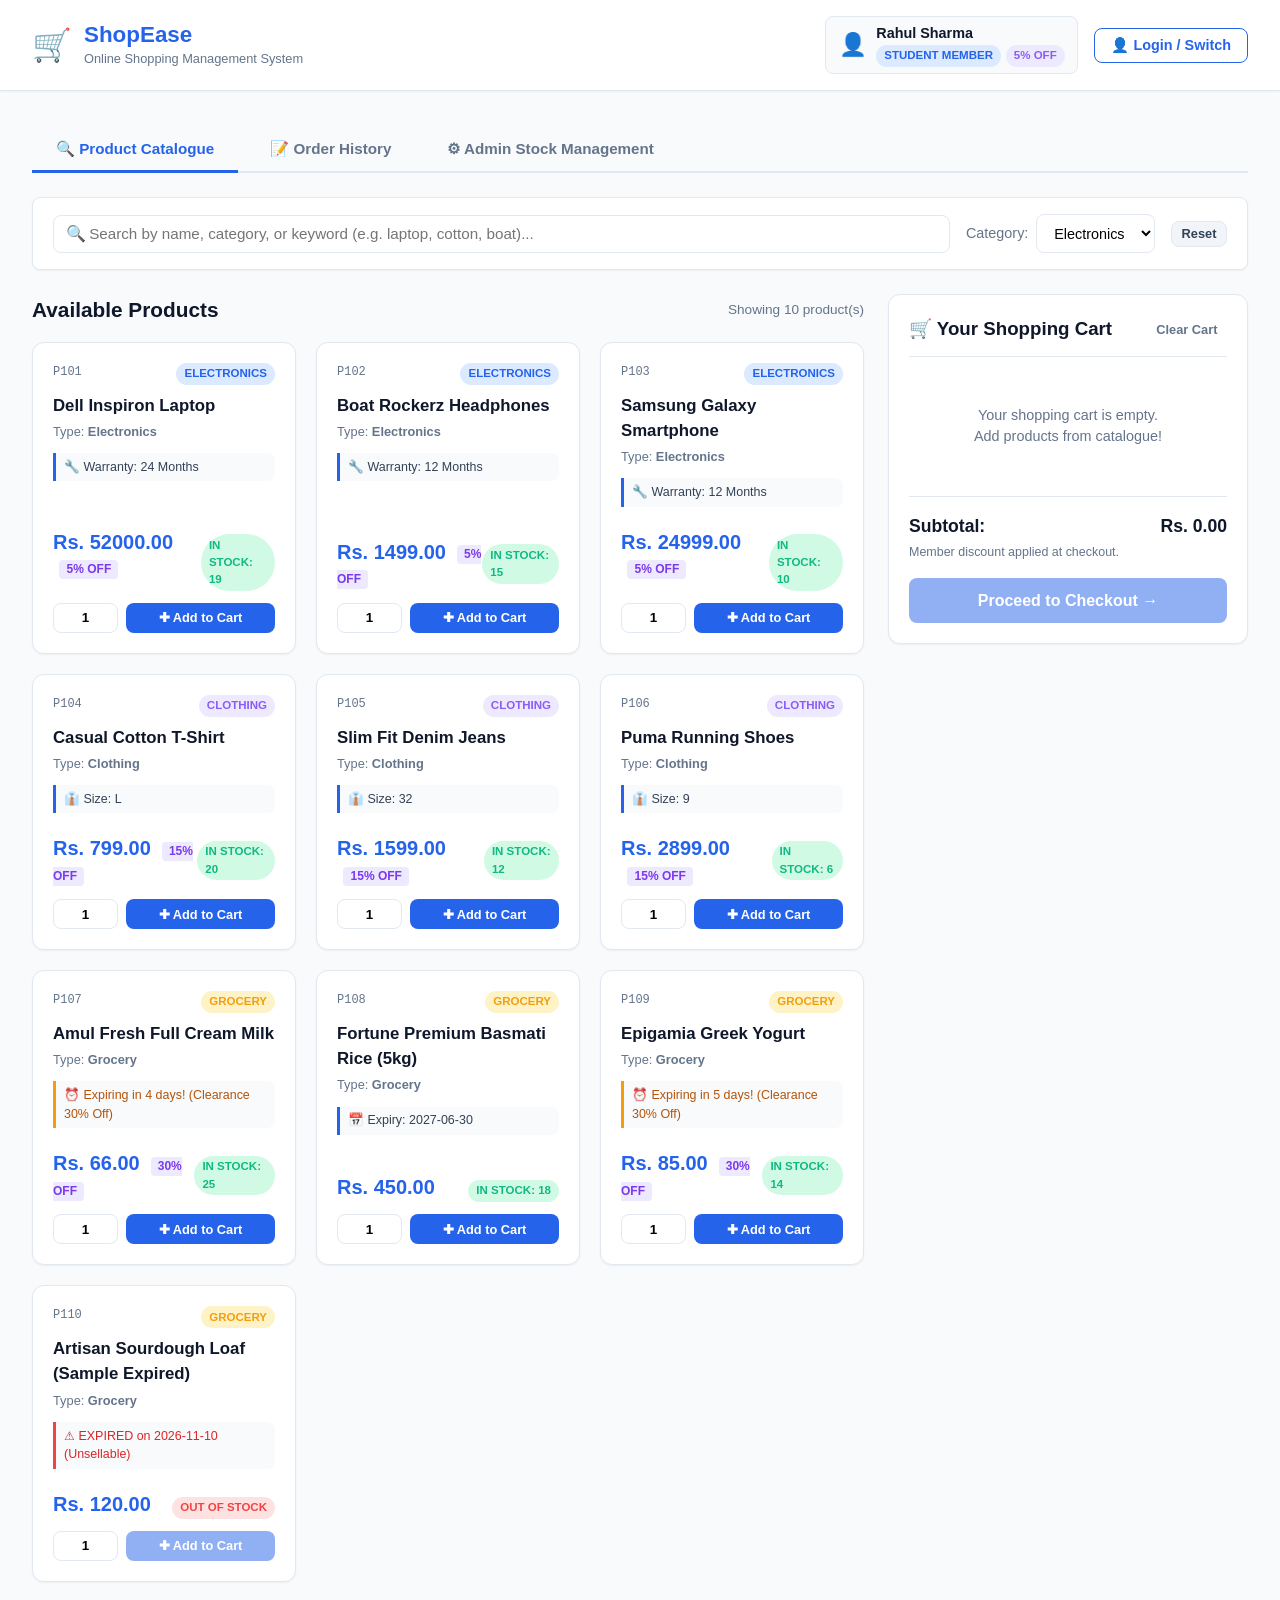
<file: index.html>
﻿<!DOCTYPE html>
<html lang="en">
<!-- Owner: Member 6 (UI Layout) and Member 2 (Customer Profile UI) -->
<head>
    <meta charset="UTF-8">
    <meta name="viewport" content="width=device-width, initial-scale=1.0">
    <title>ShopEase - Online Shopping Management System</title>
    <link rel="stylesheet" href="style.css">
    <script src="mock-backend.js"></script>
</head>
<body>

    <!-- TOP NAVIGATION BAR -->
    <header class="navbar">
        <div class="nav-brand">
            <span class="logo-icon">&#128722;</span>
            <div>
                <h1>ShopEase</h1>
                <p class="subtitle">Online Shopping Management System</p>
            </div>
        </div>

        <!-- ACTIVE CUSTOMER PROFILE BADGE -->
        <div class="nav-user">
            <div class="user-card" id="userCard">
                <span class="user-icon">&#128100;</span>
                <div class="user-details">
                    <div class="user-name" id="currentCustomerName">Rahul Sharma</div>
                    <div class="user-meta">
                        <span class="badge badge-member" id="currentCustomerType">Student Member</span>
                        <span class="badge badge-discount" id="currentCustomerDiscount">5% Off</span>
                    </div>
                </div>
            </div>
            <button class="btn btn-outline" id="btnSwitchUser" onclick="openCustomerModal()">&#128100; Login / Switch</button>
            <button class="btn btn-cart-toggle" onclick="toggleCartDrawer()">
                &#128722; Cart <span class="cart-count-badge" id="cartCountBadge">0</span>
            </button>
        </div>
    </header>

    <!-- LIVE NOTIFICATION / ERROR ALERT BANNER (For Viva Demos) -->
    <div class="alert-container" id="alertContainer">
        <div class="alert alert-error" id="errorAlert" style="display: none;">
            <span class="alert-icon">&#9888;</span>
            <span class="alert-msg" id="errorMessage">Error text</span>
            <button class="alert-close" onclick="dismissAlert('errorAlert')">&times;</button>
        </div>
        <div class="alert alert-success" id="successAlert" style="display: none;">
            <span class="alert-icon">&#10004;</span>
            <span class="alert-msg" id="successMessage">Success text</span>
            <button class="alert-close" onclick="dismissAlert('successAlert')">&times;</button>
        </div>
    </div>

    <!-- MAIN APP CONTAINER -->
    <main class="main-container">

        <!-- TAB NAVIGATION -->
        <nav class="tabs-nav">
            <button class="tab-btn active" id="tabCatalogBtn" onclick="switchTab('catalog')">
                &#128269; Product Catalogue
            </button>
            <button class="tab-btn" id="tabOrdersBtn" onclick="switchTab('orders')">
                &#128221; Order History
            </button>
            <button class="tab-btn" id="tabAdminBtn" onclick="switchTab('admin')">
                &#9881; Admin Stock Management
            </button>
        </nav>

        <!-- =================================================================== -->
        <!-- TAB 1: PRODUCT CATALOGUE & CART VIEW -->
        <!-- =================================================================== -->
        <section class="tab-content active" id="tabCatalog">
            <!-- SEARCH AND FILTER CONTROLS BAR -->
            <div class="filter-bar">
                <div class="search-input-wrapper">
                    <span class="search-icon">&#128269;</span>
                    <input type="text" id="searchInput" placeholder="Search by name, category, or keyword (e.g. laptop, cotton, boat)..." oninput="handleSearch()">
                </div>
                <div class="category-select-wrapper">
                    <label for="categoryFilter">Category:</label>
                    <select id="categoryFilter" onchange="handleSearch()">
                        <option value="All">All Categories</option>
                    </select>
                </div>
                <button class="btn btn-secondary btn-sm" onclick="resetFilters()">Reset</button>
            </div>

            <!-- LAYOUT: CATALOG GRID + CART PANEL -->
            <div class="catalog-layout">
                <!-- PRODUCT CARDS GRID -->
                <div class="products-section">
                    <div class="section-header">
                        <h2>Available Products</h2>
                        <span class="results-count" id="resultsCount">Loading products...</span>
                    </div>
                    <div class="products-grid" id="productsGrid">
                        <!-- Rendered dynamically by app.js -->
                    </div>
                </div>

                <!-- CART SIDEBAR PANEL -->
                <aside class="cart-panel" id="cartPanel">
                    <div class="cart-header">
                        <h3>&#128722; Your Shopping Cart</h3>
                        <button class="btn btn-text btn-sm" onclick="clearCart()">Clear Cart</button>
                    </div>

                    <div class="cart-items" id="cartItemsContainer">
                        <!-- Rendered dynamically by app.js -->
                        <div class="empty-cart-msg">Your cart is empty. Add products to get started!</div>
                    </div>

                    <div class="cart-footer">
                        <div class="summary-line">
                            <span>Subtotal:</span>
                            <span class="price-val" id="cartSubtotal">Rs. 0.00</span>
                        </div>
                        <div class="summary-note" id="cartDiscountNote">
                            Member discount applied at checkout.
                        </div>
                        <button class="btn btn-primary btn-block btn-lg" id="btnCheckout" onclick="proceedToCheckout()">
                            Proceed to Checkout &rarr;
                        </button>
                    </div>
                </aside>
            </div>
        </section>

        <!-- =================================================================== -->
        <!-- TAB 2: ORDER HISTORY -->
        <!-- =================================================================== -->
        <section class="tab-content" id="tabOrders" style="display: none;">
            <div class="section-header">
                <div>
                    <h2>Customer Order History</h2>
                    <p class="section-subtitle">Showing completed orders for current active customer</p>
                </div>
                <a href="/api/export/orders.csv" class="btn btn-outline" download>
                    &#128190; Export All Orders to CSV
                </a>
            </div>

            <div class="orders-table-wrapper" id="ordersTableWrapper">
                <!-- Orders rendered dynamically by app.js -->
            </div>
        </section>

        <!-- =================================================================== -->
        <!-- TAB 3: ADMIN STOCK MANAGEMENT -->
        <!-- =================================================================== -->
        <section class="tab-content" id="tabAdmin" style="display: none;">
            <div class="section-header">
                <div>
                    <h2>Admin Inventory Replenishment</h2>
                    <p class="section-subtitle">Add stock units to existing catalogue items</p>
                </div>
            </div>

            <div class="admin-card">
                <form id="adminStockForm" onsubmit="handleAdminAddStock(event)">
                    <div class="form-group">
                        <label for="adminProductSelect">Select Product:</label>
                        <select id="adminProductSelect" required>
                            <!-- Populated dynamically -->
                        </select>
                    </div>
                    <div class="form-group">
                        <label for="adminStockQty">Stock Units to Add:</label>
                        <input type="number" id="adminStockQty" min="1" max="500" value="10" required>
                    </div>
                    <button type="submit" class="btn btn-primary">&#10010; Add Stock</button>
                </form>
            </div>
        </section>

    </main>

    <!-- =================================================================== -->
    <!-- MODAL 1: SWITCH OR REGISTER CUSTOMER -->
    <!-- =================================================================== -->
    <div class="modal-backdrop" id="customerModal" style="display: none;">
        <div class="modal-card">
            <div class="modal-header">
                <h3>Select or Register Customer</h3>
                <button class="modal-close" onclick="closeCustomerModal()">&times;</button>
            </div>
            <div class="modal-body">
                <!-- Select Existing Customer -->
                <h4>Switch Active Customer:</h4>
                <div class="customer-picker-list" id="customerPickerList">
                    <!-- Populated dynamically -->
                </div>

                <hr class="modal-divider">

                <!-- Register New Customer -->
                <h4>Register New Customer:</h4>
                <form id="registerCustomerForm" onsubmit="handleCustomerRegister(event)">
                    <div class="form-group">
                        <label for="newCustName">Full Name:</label>
                        <input type="text" id="newCustName" placeholder="e.g. Sneha Reddy" required>
                    </div>
                    <div class="form-group">
                        <label for="newCustEmail">Email Address:</label>
                        <input type="email" id="newCustEmail" placeholder="e.g. sneha@college.edu" required>
                    </div>
                    <div class="form-group">
                        <label for="newCustType">Customer Tier / Type:</label>
                        <select id="newCustType">
                            <option value="Student">Student Customer (5% Member Discount)</option>
                            <option value="Premium">Premium Customer (10% Member Discount)</option>
                            <option value="Regular">Regular Customer (0% Member Discount)</option>
                        </select>
                    </div>
                    <button type="submit" class="btn btn-primary btn-block">Register & Login</button>
                </form>
            </div>
        </div>
    </div>

    <!-- =================================================================== -->
    <!-- MODAL 2: INVOICE / RECEIPT MODAL -->
    <!-- =================================================================== -->
    <div class="modal-backdrop" id="invoiceModal" style="display: none;">
        <div class="modal-card modal-lg">
            <div class="modal-header">
                <h3>&#128196; Order Invoice & Cash Receipt</h3>
                <button class="modal-close" onclick="closeInvoiceModal()">&times;</button>
            </div>
            <div class="modal-body">
                <!-- STRUCTURED SUMMARY -->
                <div class="invoice-summary-grid" id="invoiceSummaryGrid">
                    <!-- Dynamically populated -->
                </div>

                <!-- RAW MONOSPACE ASCII INVOICE (Matching backend invoice() method) -->
                <h4>Official Tax Invoice Receipt (Backend invoice()):</h4>
                <pre class="ascii-invoice" id="asciiInvoiceText"></pre>

                <div class="modal-actions">
                    <button class="btn btn-outline" onclick="window.print()">&#128438; Print Receipt</button>
                    <button class="btn btn-primary" onclick="closeInvoiceModal()">Done</button>
                </div>
            </div>
        </div>
    </div>

        <!-- =================================================================== -->
    <!-- MODAL 3: ADD NEW PRODUCT TO CATALOGUE -->
    <!-- =================================================================== -->
    <div class="modal-backdrop" id="addProductModal" style="display: none;">
        <div class="modal-card">
            <div class="modal-header">
                <h3>&#10010; Add Product to Catalogue</h3>
                <button class="modal-close" onclick="closeAddProductModal()">&times;</button>
            </div>
            <div class="modal-body">
                <form id="addProductForm" onsubmit="handleAddNewProduct(event)">
                    <div class="form-group">
                        <label for="newProdName">Product Name:</label>
                        <input type="text" id="newProdName" placeholder="e.g. Wireless Gaming Mouse" required>
                    </div>
                    <div class="form-group">
                        <label for="newProdCategory">Category:</label>
                        <select id="newProdCategory" required>
                            <option value="Electronics">Electronics</option>
                            <option value="Clothing">Clothing</option>
                            <option value="Grocery">Grocery</option>
                            <option value="Home & Living">Home & Living</option>
                            <option value="Books">Books</option>
                        </select>
                    </div>
                    <div class="form-group">
                        <label for="newProdPrice">Price (Rs.):</label>
                        <input type="number" id="newProdPrice" min="1" step="0.01" placeholder="e.g. 1299" required>
                    </div>
                    <div class="form-group">
                        <label for="newProdStock">Initial Stock Units:</label>
                        <input type="number" id="newProdStock" min="1" max="1000" value="15" required>
                    </div>
                    <div class="form-group">
                        <label for="newProdImage">Image URL (Optional):</label>
                        <input type="url" id="newProdImage" placeholder="https://images.unsplash.com/...">
                        <small style="color: #64748b; font-size: 0.78rem;">Leave blank to use an auto-assigned high quality photo.</small>
                    </div>
                    <div class="form-group">
                        <label for="newProdDiscount">Discount Rate (0.0 to 0.5):</label>
                        <input type="number" id="newProdDiscount" min="0" max="0.5" step="0.05" value="0.05">
                    </div>
                    <button type="submit" class="btn btn-primary btn-block">&#10010; Add to Catalogue</button>
                </form>
            </div>
        </div>
    </div>

    <!-- PURE VANILLA JAVASCRIPT LOGIC (No external dependencies) -->
    <script src="app.js"></script>
</body>
</html>
</file>
<file: style.css>
/* Owner: Member 6, UI Styling and Layout */
/* ==========================================================================
   style.css - Pure Vanilla CSS for ShopEase
   Offline-friendly: Uses system font stack, no external CDN fonts or frameworks.
   ========================================================================== */

:root {
    --primary: #2563eb;
    --primary-hover: #1d4ed8;
    --primary-light: #dbeafe;
    --success: #10b981;
    --success-light: #d1fae5;
    --warning: #f59e0b;
    --warning-light: #fef3c7;
    --danger: #ef4444;
    --danger-light: #fee2e2;
    --purple: #8b5cf6;
    --purple-light: #ede9fe;
    --bg-page: #f8fafc;
    --bg-card: #ffffff;
    --text-main: #0f172a;
    --text-muted: #64748b;
    --border-color: #e2e8f0;
    --shadow-sm: 0 1px 2px 0 rgba(0, 0, 0, 0.05);
    --shadow-md: 0 4px 6px -1px rgba(0, 0, 0, 0.1), 0 2px 4px -1px rgba(0, 0, 0, 0.06);
    --shadow-lg: 0 10px 15px -3px rgba(0, 0, 0, 0.1), 0 4px 6px -2px rgba(0, 0, 0, 0.05);
    --radius: 8px;
    --radius-lg: 12px;
}

* {
    box-sizing: border-box;
    margin: 0;
    padding: 0;
}

body {
    font-family: -apple-system, BlinkMacSystemFont, "Segoe UI", Roboto, Helvetica, Arial, sans-serif;
    background-color: var(--bg-page);
    color: var(--text-main);
    line-height: 1.5;
    min-height: 100vh;
}

/* NAVBAR */
.navbar {
    background-color: var(--bg-card);
    border-bottom: 1px solid var(--border-color);
    padding: 1rem 2rem;
    display: flex;
    justify-content: space-between;
    align-items: center;
    position: sticky;
    top: 0;
    z-index: 100;
    box-shadow: var(--shadow-sm);
}

.nav-brand {
    display: flex;
    align-items: center;
    gap: 0.75rem;
}

.logo-icon {
    font-size: 2rem;
}

.nav-brand h1 {
    font-size: 1.4rem;
    font-weight: 700;
    color: var(--primary);
    line-height: 1.2;
}

.subtitle {
    font-size: 0.8rem;
    color: var(--text-muted);
}

.nav-user {
    display: flex;
    align-items: center;
    gap: 1rem;
}

.user-card {
    display: flex;
    align-items: center;
    gap: 0.6rem;
    background-color: var(--bg-page);
    border: 1px solid var(--border-color);
    padding: 0.4rem 0.8rem;
    border-radius: var(--radius);
}

.user-icon {
    font-size: 1.4rem;
}

.user-name {
    font-weight: 600;
    font-size: 0.9rem;
}

.user-meta {
    display: flex;
    gap: 0.3rem;
}

/* BADGES */
.badge {
    display: inline-block;
    padding: 0.15rem 0.5rem;
    border-radius: 9999px;
    font-size: 0.72rem;
    font-weight: 600;
    text-transform: uppercase;
}

.badge-member {
    background-color: var(--primary-light);
    color: var(--primary);
}

.badge-discount {
    background-color: var(--purple-light);
    color: var(--purple);
}

.badge-type {
    background-color: #f1f5f9;
    color: #475569;
}

.badge-success {
    background-color: var(--success-light);
    color: var(--success);
}

.badge-warning {
    background-color: var(--warning-light);
    color: var(--warning);
}

.badge-danger {
    background-color: var(--danger-light);
    color: var(--danger);
}

/* BUTTONS */
.btn {
    display: inline-flex;
    align-items: center;
    justify-content: center;
    gap: 0.4rem;
    padding: 0.5rem 1rem;
    font-size: 0.9rem;
    font-weight: 600;
    border-radius: var(--radius);
    border: 1px solid transparent;
    cursor: pointer;
    transition: all 0.15s ease-in-out;
    text-decoration: none;
}

.btn-primary {
    background-color: var(--primary);
    color: #ffffff;
}

.btn-primary:hover {
    background-color: var(--primary-hover);
}

.btn-secondary {
    background-color: #f1f5f9;
    color: #334155;
    border-color: var(--border-color);
}

.btn-secondary:hover {
    background-color: #e2e8f0;
}

.btn-outline {
    background-color: transparent;
    color: var(--primary);
    border-color: var(--primary);
}

.btn-outline:hover {
    background-color: var(--primary-light);
}

.btn-danger {
    background-color: var(--danger);
    color: #ffffff;
}

.btn-danger:hover {
    background-color: #dc2626;
}

.btn-text {
    background: transparent;
    border: none;
    color: var(--text-muted);
    padding: 0.2rem 0.5rem;
}

.btn-text:hover {
    color: var(--danger);
}

.btn-sm {
    padding: 0.3rem 0.6rem;
    font-size: 0.8rem;
}

.btn-lg {
    padding: 0.8rem 1.5rem;
    font-size: 1rem;
}

.btn-block {
    width: 100%;
}

.btn-cart-toggle {
    display: none;
    background-color: var(--primary);
    color: white;
}

.cart-count-badge {
    background-color: #ffffff;
    color: var(--primary);
    padding: 0.1rem 0.4rem;
    border-radius: 9999px;
    font-size: 0.75rem;
    font-weight: 700;
}

/* ALERT BANNERS (PROMINENT RED FOR LIVE VIVA DEMOS) */
.alert-container {
    padding: 0.8rem 2rem 0 2rem;
}

.alert {
    display: flex;
    align-items: center;
    gap: 0.75rem;
    padding: 0.9rem 1.2rem;
    border-radius: var(--radius);
    font-size: 0.95rem;
    font-weight: 500;
    margin-bottom: 0.5rem;
    animation: fadeIn 0.2s ease-in-out;
}

.alert-error {
    background-color: #fee2e2;
    color: #991b1b;
    border: 1px solid #f87171;
}

.alert-success {
    background-color: #d1fae5;
    color: #065f46;
    border: 1px solid #34d399;
}

.alert-icon {
    font-size: 1.3rem;
}

.alert-msg {
    flex: 1;
}

.alert-close {
    background: transparent;
    border: none;
    font-size: 1.4rem;
    cursor: pointer;
    color: inherit;
    line-height: 1;
}

/* MAIN CONTAINER & TABS */
.main-container {
    max-width: 1400px;
    margin: 1.5rem auto;
    padding: 0 2rem;
}

.tabs-nav {
    display: flex;
    gap: 0.5rem;
    border-bottom: 2px solid var(--border-color);
    margin-bottom: 1.5rem;
}

.tab-btn {
    padding: 0.75rem 1.5rem;
    font-size: 0.95rem;
    font-weight: 600;
    background: transparent;
    border: none;
    border-bottom: 3px solid transparent;
    cursor: pointer;
    color: var(--text-muted);
    transition: all 0.2s;
    margin-bottom: -2px;
}

.tab-btn:hover {
    color: var(--primary);
}

.tab-btn.active {
    color: var(--primary);
    border-bottom-color: var(--primary);
}

/* FILTER BAR */
.filter-bar {
    background-color: var(--bg-card);
    border: 1px solid var(--border-color);
    border-radius: var(--radius);
    padding: 1rem 1.25rem;
    display: flex;
    align-items: center;
    gap: 1rem;
    margin-bottom: 1.5rem;
    box-shadow: var(--shadow-sm);
}

.search-input-wrapper {
    flex: 1;
    position: relative;
    display: flex;
    align-items: center;
}

.search-icon {
    position: absolute;
    left: 0.8rem;
    color: var(--text-muted);
}

.search-input-wrapper input {
    width: 100%;
    padding: 0.6rem 0.8rem 0.6rem 2.2rem;
    border: 1px solid var(--border-color);
    border-radius: var(--radius);
    font-size: 0.95rem;
}

.search-input-wrapper input:focus,
select:focus {
    outline: none;
    border-color: var(--primary);
    box-shadow: 0 0 0 3px rgba(37, 99, 235, 0.15);
}

.category-select-wrapper {
    display: flex;
    align-items: center;
    gap: 0.5rem;
}

.category-select-wrapper label {
    font-size: 0.9rem;
    font-weight: 500;
    color: var(--text-muted);
}

.category-select-wrapper select,
.form-group select,
.form-group input {
    padding: 0.6rem 0.8rem;
    border: 1px solid var(--border-color);
    border-radius: var(--radius);
    font-size: 0.9rem;
    background-color: #ffffff;
}

/* CATALOG LAYOUT */
.catalog-layout {
    display: grid;
    grid-template-columns: 1fr 360px;
    gap: 1.5rem;
    align-items: start;
}

.section-header {
    display: flex;
    justify-content: space-between;
    align-items: center;
    margin-bottom: 1rem;
}

.section-header h2 {
    font-size: 1.3rem;
    font-weight: 700;
}

.section-subtitle {
    font-size: 0.85rem;
    color: var(--text-muted);
}

.results-count {
    font-size: 0.85rem;
    color: var(--text-muted);
}

/* PRODUCT GRID */
.products-grid {
    display: grid;
    grid-template-columns: repeat(auto-fill, minmax(260px, 1fr));
    gap: 1.25rem;
}

.product-card {
    background-color: var(--bg-card);
    border: 1px solid var(--border-color);
    border-radius: var(--radius-lg);
    padding: 1.25rem;
    display: flex;
    flex-direction: column;
    justify-content: space-between;
    box-shadow: var(--shadow-sm);
    transition: transform 0.15s ease, box-shadow 0.15s ease;
}

.product-card:hover {
    transform: translateY(-2px);
    box-shadow: var(--shadow-md);
}

.card-top {
    display: flex;
    justify-content: space-between;
    align-items: flex-start;
    margin-bottom: 0.5rem;
}

.product-id-tag {
    font-family: monospace;
    font-size: 0.75rem;
    color: var(--text-muted);
}

.product-title {
    font-size: 1.05rem;
    font-weight: 700;
    margin-bottom: 0.25rem;
    color: var(--text-main);
}

.product-sub-info {
    font-size: 0.8rem;
    color: var(--text-muted);
    margin-bottom: 0.75rem;
}

.product-extra-field {
    background-color: #f8fafc;
    border-left: 3px solid var(--primary);
    padding: 0.3rem 0.5rem;
    font-size: 0.78rem;
    color: #334155;
    margin-bottom: 0.75rem;
    border-radius: 0 var(--radius) var(--radius) 0;
}

.price-stock-row {
    display: flex;
    justify-content: space-between;
    align-items: baseline;
    margin-top: 0.5rem;
    margin-bottom: 0.75rem;
}

.product-price {
    font-size: 1.25rem;
    font-weight: 800;
    color: var(--primary);
}

.product-discount-tag {
    font-size: 0.75rem;
    font-weight: 700;
    color: #7c3aed;
    background-color: #ede9fe;
    padding: 0.15rem 0.45rem;
    border-radius: 4px;
    margin-left: 0.4rem;
}

.card-actions {
    display: flex;
    gap: 0.5rem;
    margin-top: 0.5rem;
}

.qty-input {
    width: 65px;
    text-align: center;
    border: 1px solid var(--border-color);
    border-radius: var(--radius);
    padding: 0.4rem;
    font-weight: 600;
}

/* CART PANEL */
.cart-panel {
    background-color: var(--bg-card);
    border: 1px solid var(--border-color);
    border-radius: var(--radius-lg);
    padding: 1.25rem;
    box-shadow: var(--shadow-sm);
    position: sticky;
    top: 5.5rem;
}

.cart-header {
    display: flex;
    justify-content: space-between;
    align-items: center;
    padding-bottom: 0.75rem;
    border-bottom: 1px solid var(--border-color);
    margin-bottom: 1rem;
}

.cart-items {
    max-height: 380px;
    overflow-y: auto;
    margin-bottom: 1rem;
}

.empty-cart-msg {
    text-align: center;
    color: var(--text-muted);
    font-size: 0.9rem;
    padding: 2rem 1rem;
}

.cart-item-row {
    display: flex;
    justify-content: space-between;
    align-items: center;
    padding: 0.6rem 0;
    border-bottom: 1px solid #f1f5f9;
}

.cart-item-info h4 {
    font-size: 0.9rem;
    font-weight: 600;
}

.cart-item-meta {
    font-size: 0.78rem;
    color: var(--text-muted);
}

.cart-item-controls {
    display: flex;
    align-items: center;
    gap: 0.4rem;
}

.btn-qty-mini {
    width: 24px;
    height: 24px;
    padding: 0;
    font-size: 0.8rem;
    border-radius: 4px;
    background-color: #f1f5f9;
    border: 1px solid var(--border-color);
    cursor: pointer;
}

.cart-footer {
    border-top: 1px solid var(--border-color);
    padding-top: 1rem;
}

.summary-line {
    display: flex;
    justify-content: space-between;
    font-size: 1.1rem;
    font-weight: 700;
    margin-bottom: 0.25rem;
}

.summary-note {
    font-size: 0.78rem;
    color: var(--text-muted);
    margin-bottom: 1rem;
}

/* ORDERS HISTORY TABLE */
.orders-table-wrapper {
    background-color: var(--bg-card);
    border: 1px solid var(--border-color);
    border-radius: var(--radius-lg);
    overflow: hidden;
    box-shadow: var(--shadow-sm);
}

.orders-table {
    width: 100%;
    border-collapse: collapse;
    text-align: left;
    font-size: 0.9rem;
}

.orders-table th {
    background-color: #f8fafc;
    padding: 0.85rem 1rem;
    font-weight: 600;
    border-bottom: 1px solid var(--border-color);
    color: var(--text-muted);
}

.orders-table td {
    padding: 0.85rem 1rem;
    border-bottom: 1px solid var(--border-color);
}

.orders-table tr:last-child td {
    border-bottom: none;
}

/* ADMIN CARD */
.admin-card {
    background-color: var(--bg-card);
    border: 1px solid var(--border-color);
    border-radius: var(--radius-lg);
    padding: 2rem;
    max-width: 500px;
    box-shadow: var(--shadow-sm);
}

.form-group {
    margin-bottom: 1.25rem;
    display: flex;
    flex-direction: column;
    gap: 0.4rem;
}

.form-group label {
    font-size: 0.9rem;
    font-weight: 600;
}

/* MODALS */
.modal-backdrop {
    position: fixed;
    top: 0;
    left: 0;
    width: 100vw;
    height: 100vh;
    background-color: rgba(15, 23, 42, 0.6);
    display: flex;
    justify-content: center;
    align-items: center;
    z-index: 1000;
    animation: fadeIn 0.15s ease-in-out;
}

.modal-card {
    background-color: var(--bg-card);
    border-radius: var(--radius-lg);
    width: 90%;
    max-width: 520px;
    max-height: 90vh;
    overflow-y: auto;
    box-shadow: var(--shadow-lg);
    padding: 1.5rem;
}

.modal-lg {
    max-width: 760px;
}

.modal-header {
    display: flex;
    justify-content: space-between;
    align-items: center;
    border-bottom: 1px solid var(--border-color);
    padding-bottom: 0.75rem;
    margin-bottom: 1rem;
}

.modal-close {
    background: transparent;
    border: none;
    font-size: 1.5rem;
    cursor: pointer;
    color: var(--text-muted);
}

.modal-divider {
    border: none;
    border-top: 1px solid var(--border-color);
    margin: 1.25rem 0;
}

.customer-picker-list {
    display: flex;
    flex-direction: column;
    gap: 0.5rem;
    margin-bottom: 1rem;
}

.customer-option {
    display: flex;
    justify-content: space-between;
    align-items: center;
    padding: 0.6rem 0.8rem;
    border: 1px solid var(--border-color);
    border-radius: var(--radius);
    cursor: pointer;
    transition: all 0.15s;
}

.customer-option:hover {
    background-color: var(--primary-light);
    border-color: var(--primary);
}

.customer-option.active {
    background-color: var(--primary-light);
    border-color: var(--primary);
    font-weight: 600;
}

/* INVOICE MODAL STYLING */
.invoice-summary-grid {
    display: grid;
    grid-template-columns: repeat(auto-fit, minmax(140px, 1fr));
    gap: 0.75rem;
    background-color: #f8fafc;
    padding: 1rem;
    border-radius: var(--radius);
    margin-bottom: 1.25rem;
    border: 1px solid var(--border-color);
}

.summary-box {
    display: flex;
    flex-direction: column;
}

.summary-box-label {
    font-size: 0.75rem;
    color: var(--text-muted);
    text-transform: uppercase;
}

.summary-box-val {
    font-size: 1.1rem;
    font-weight: 700;
}

.ascii-invoice {
    background-color: #0f172a;
    color: #f8fafc;
    padding: 1.25rem;
    border-radius: var(--radius);
    font-family: "Courier New", Courier, monospace;
    font-size: 0.82rem;
    line-height: 1.4;
    overflow-x: auto;
    white-space: pre;
    margin-bottom: 1.25rem;
}

.modal-actions {
    display: flex;
    justify-content: flex-end;
    gap: 0.75rem;
}

@keyframes fadeIn {
    from { opacity: 0; }
    to { opacity: 1; }
}

/* RESPONSIVE DESIGN */
@media (max-width: 900px) {
    .catalog-layout {
        grid-template-columns: 1fr;
    }

    .cart-panel {
        position: static;
    }
}

/* ==========================================================================
   PRODUCT & CART IMAGES
   ========================================================================== */
.product-image-container {
    width: 100%;
    height: 160px;
    border-radius: var(--radius-md);
    overflow: hidden;
    background-color: #f1f5f9;
    margin-bottom: 0.85rem;
    display: flex;
    align-items: center;
    justify-content: center;
}

.product-thumb {
    width: 100%;
    height: 100%;
    object-fit: cover;
    transition: transform 0.3s ease;
}

.product-card:hover .product-thumb {
    transform: scale(1.04);
}

.cart-item-row {
    display: flex;
    justify-content: space-between;
    align-items: center;
    padding: 0.6rem 0;
    border-bottom: 1px solid #f1f5f9;
    gap: 0.6rem;
}

.cart-item-thumb {
    width: 44px;
    height: 44px;
    border-radius: var(--radius-md);
    object-fit: cover;
    flex-shrink: 0;
    border: 1px solid var(--border-color);
}

.cart-item-info {
    flex: 1;
    min-width: 0;
}
</file>
